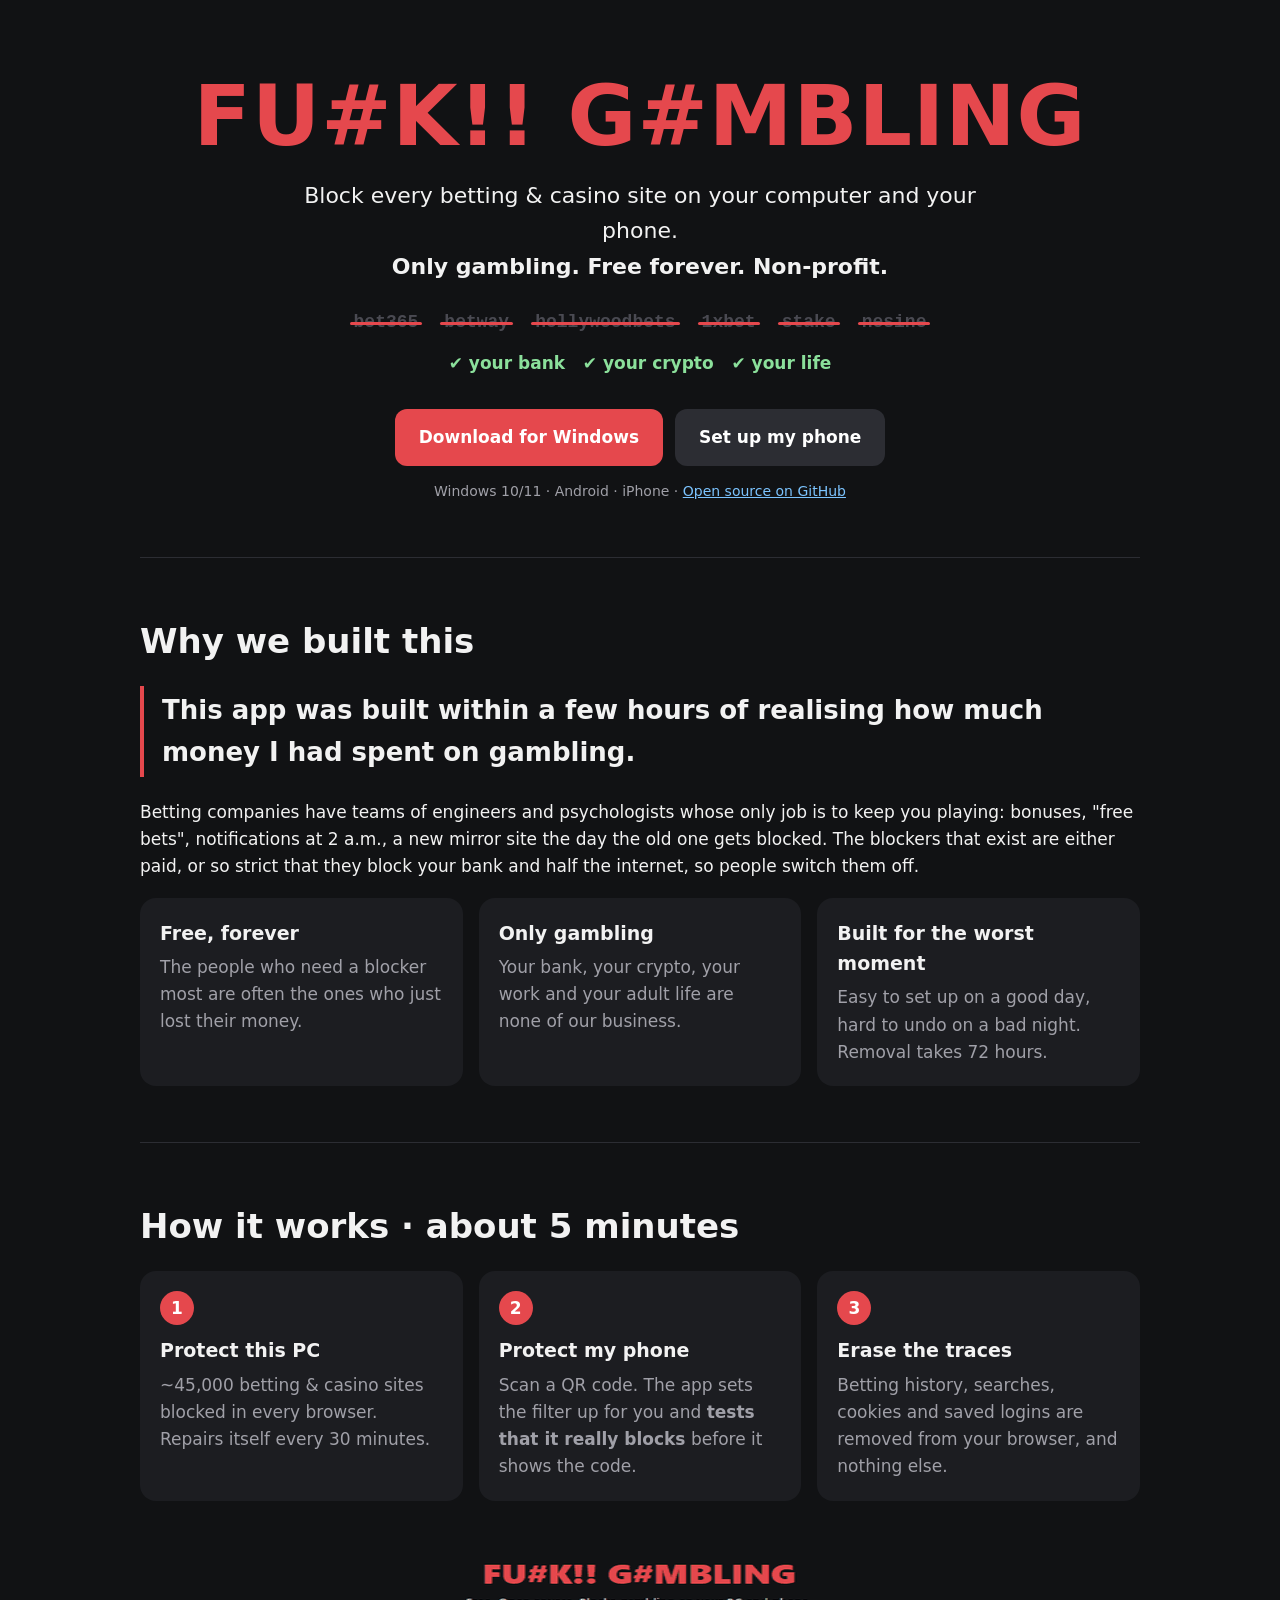
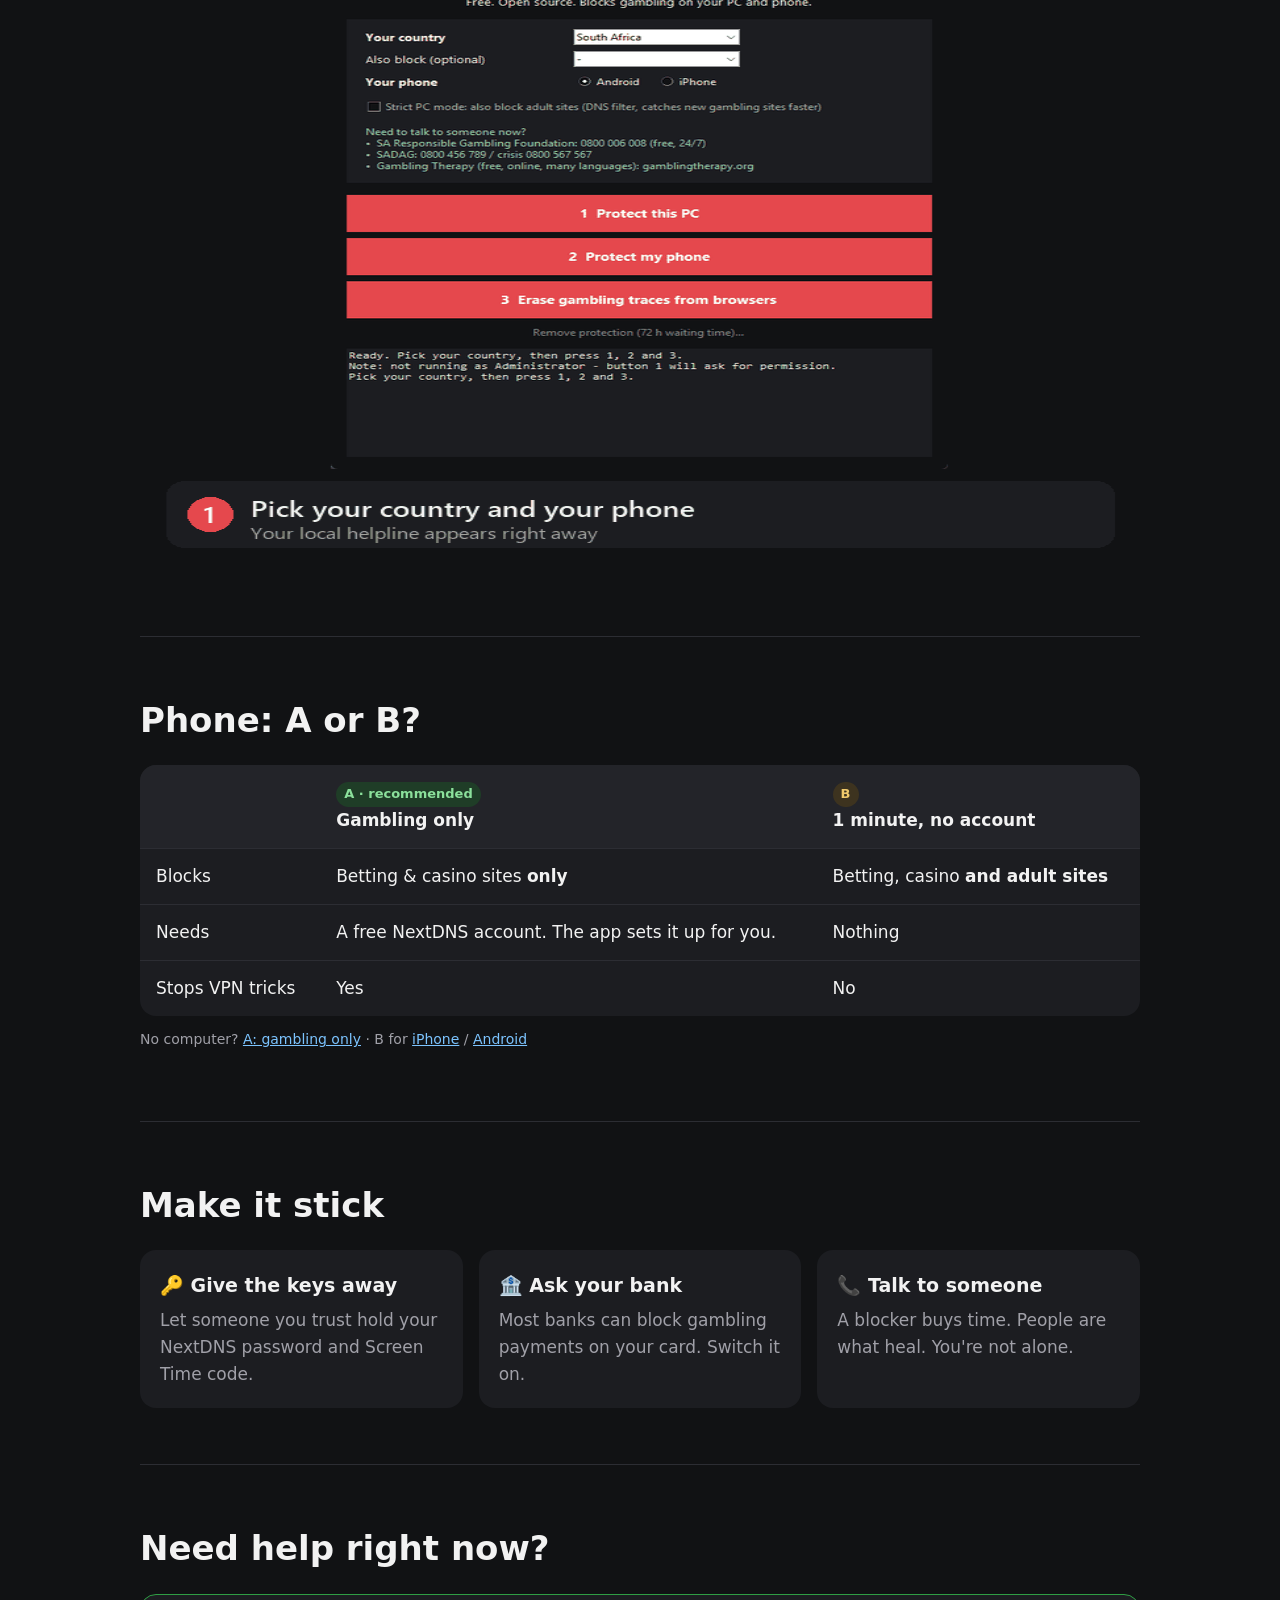
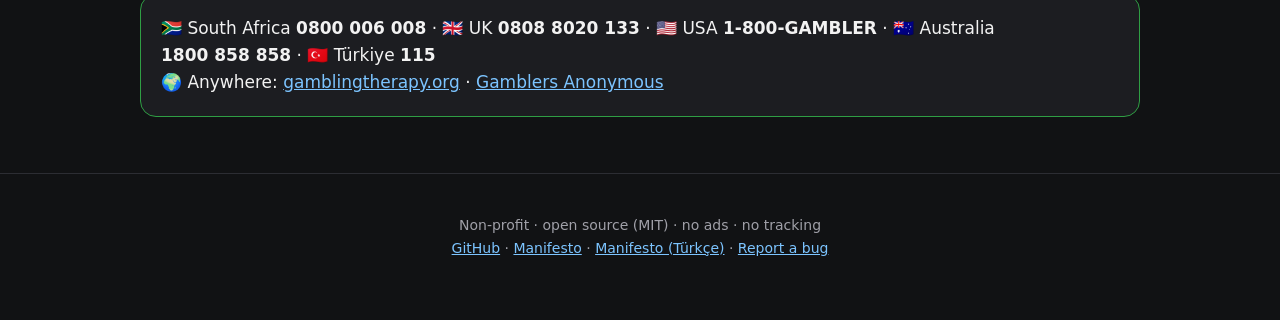
<file: docs/index.html>
<!doctype html>
<html lang="en">
<head>
<meta charset="utf-8">
<meta name="viewport" content="width=device-width, initial-scale=1">
<title>FU#K!! G#MBLING – free gambling blocker</title>
<meta name="description" content="Block every betting and casino site on your computer and phone. Only gambling. Free forever. Non-profit. Open source.">
<meta property="og:title" content="FU#K!! G#MBLING – free gambling blocker">
<meta property="og:description" content="Only gambling is blocked. Free forever. Non-profit. Windows, Android, iPhone.">
<link rel="icon" href="img/icon.png">
<style>
  :root {
    --red:#e5484d; --red-d:#c13b40; --bg:#111214; --card:#1c1d21; --line:#2c2d33;
    --fg:#f2f2f2; --muted:#a0a0a8; --green:#8be09b;
    --ease-out: cubic-bezier(0.23, 1, 0.32, 1);
  }
  * { box-sizing:border-box; }
  html { scroll-behavior:smooth; }
  body { margin:0; background:var(--bg); color:var(--fg); font:17px/1.6 system-ui,-apple-system,"Segoe UI",Roboto,sans-serif; }
  a { color:#7cc4ff; }
  .wrap { max-width:1040px; margin:0 auto; padding:0 20px; }

  /* ---------- hero ---------- */
  .hero { text-align:center; padding:72px 0 40px; }
  .hero h1 { font:900 clamp(40px, 9vw, 84px)/1.05 "Segoe UI Black","Segoe UI",system-ui,sans-serif; color:var(--red); margin:0; letter-spacing:1px; }
  .hero .lead { font-size:clamp(18px, 2.6vw, 22px); color:var(--fg); margin:18px auto 6px; max-width:720px; }
  .sites { display:flex; flex-wrap:wrap; justify-content:center; gap:10px 26px; margin:28px 0 8px; font:600 18px ui-monospace,Consolas,monospace; color:#8b8b94; }
  .site { position:relative; }
  .site::after { content:""; position:absolute; left:-4px; right:-4px; top:52%; height:3px; border-radius:2px; background:var(--red);
                 transform:scaleX(0); transform-origin:left center; }
  .ok { color:var(--green); font-weight:600; margin:18px 0 0; }
  .cta { display:flex; gap:12px; justify-content:center; flex-wrap:wrap; margin:32px 0 6px; }
  .btn { display:inline-block; padding:15px 24px; border-radius:12px; font-weight:700; font-size:17px; text-decoration:none; color:#fff; background:var(--red);
         transition:transform 160ms var(--ease-out), background-color 160ms ease; }
  .btn.alt { background:#2c2d33; }
  .btn:active { transform:scale(0.97); }
  .small { color:var(--muted); font-size:14px; }

  /* hero entrance: stagger, played once on load */
  .enter { opacity:0; animation:rise 700ms var(--ease-out) forwards; }
  .hero h1.enter { animation-delay:80ms; }
  .hero .lead.enter { animation-delay:200ms; }
  .site.enter { animation:rise 600ms var(--ease-out) forwards, dim 400ms var(--ease-out) forwards; }
  .site:nth-child(1) { animation-delay:300ms, 1000ms; } .site:nth-child(1)::after { animation:cross 420ms var(--ease-out) 1000ms forwards; }
  .site:nth-child(2) { animation-delay:350ms, 1180ms; } .site:nth-child(2)::after { animation:cross 420ms var(--ease-out) 1180ms forwards; }
  .site:nth-child(3) { animation-delay:400ms, 1360ms; } .site:nth-child(3)::after { animation:cross 420ms var(--ease-out) 1360ms forwards; }
  .site:nth-child(4) { animation-delay:450ms, 1540ms; } .site:nth-child(4)::after { animation:cross 420ms var(--ease-out) 1540ms forwards; }
  .site:nth-child(5) { animation-delay:500ms, 1720ms; } .site:nth-child(5)::after { animation:cross 420ms var(--ease-out) 1720ms forwards; }
  .site:nth-child(6) { animation-delay:550ms, 1900ms; } .site:nth-child(6)::after { animation:cross 420ms var(--ease-out) 1900ms forwards; }
  .ok.enter { animation-delay:2150ms; }
  .cta.enter { animation-delay:2300ms; }
  @keyframes rise { from { opacity:0; transform:translateY(14px); } to { opacity:1; transform:none; } }
  @keyframes cross { to { transform:scaleX(1); } }
  @keyframes dim { to { color:#4a4a52; } }

  /* ---------- sections ---------- */
  section { padding:56px 0; border-top:1px solid var(--line); }
  h2 { font-size:clamp(26px, 4vw, 34px); margin:0 0 18px; }
  .quote { font-size:clamp(20px, 3vw, 26px); font-weight:700; border-left:4px solid var(--red); padding:4px 0 4px 18px; margin:0 0 22px; }
  .grid { display:grid; grid-template-columns:repeat(auto-fit, minmax(240px, 1fr)); gap:16px; }
  .card { background:var(--card); border-radius:16px; padding:20px; }
  .card h3 { margin:0 0 6px; font-size:19px; }
  .card p { margin:0; color:var(--muted); }
  .num { display:inline-grid; place-items:center; width:34px; height:34px; border-radius:50%; background:var(--red); color:#fff; font-weight:800; margin-bottom:10px; }
  .shot { width:100%; border-radius:14px; display:block; }
  table { width:100%; border-collapse:collapse; background:var(--card); border-radius:16px; overflow:hidden; }
  th, td { text-align:left; padding:14px 16px; border-bottom:1px solid var(--line); vertical-align:top; }
  th { background:#232429; }
  tr:last-child td { border-bottom:0; }
  .tag { display:inline-block; font-size:13px; font-weight:700; padding:2px 8px; border-radius:999px; }
  .tag.g { background:#1f3d27; color:var(--green); } .tag.y { background:#3d331f; color:#f0c96b; }
  .help { border:1px solid #2f9e44; }
  .help b { white-space:nowrap; }
  footer { padding:40px 0 60px; text-align:center; color:var(--muted); font-size:14px; border-top:1px solid var(--line); }

  /* scroll reveal: only when JS is on, so content never stays hidden */
  .js .reveal { opacity:0; transform:translateY(16px); transition:opacity 600ms var(--ease-out), transform 600ms var(--ease-out); }
  .js .reveal.seen { opacity:1; transform:none; }
  .js .grid .reveal:nth-child(2) { transition-delay:60ms; }
  .js .grid .reveal:nth-child(3) { transition-delay:120ms; }

  @media (hover:hover) and (pointer:fine) {
    .btn:hover { transform:translateY(-2px); background:var(--red-d); }
    .btn.alt:hover { background:#383a41; }
  }

  @media (prefers-reduced-motion: reduce) {
    html { scroll-behavior:auto; }
    .enter, .site.enter { animation:fade 300ms ease forwards; }
    .site { color:#4a4a52; }
    .site::after { transform:none; animation:none !important; }
    .js .reveal { transform:none; transition:opacity 300ms ease; }
    .btn, .btn:hover, .btn:active { transform:none; }
    @keyframes fade { from { opacity:0; } to { opacity:1; } }
  }
</style>
</head>
<body>
<script>document.documentElement.classList.add('js');</script>

<header class="hero wrap">
  <h1 class="enter">FU#K!! G#MBLING</h1>
  <p class="lead enter">Block every betting &amp; casino site on your computer and your phone.<br><b>Only gambling. Free forever. Non-profit.</b></p>
  <div class="sites" aria-label="Examples of blocked sites">
    <span class="site enter">bet365</span><span class="site enter">betway</span><span class="site enter">hollywoodbets</span>
    <span class="site enter">1xbet</span><span class="site enter">stake</span><span class="site enter">nesine</span>
  </div>
  <p class="ok enter">✔ your bank &nbsp; ✔ your crypto &nbsp; ✔ your life</p>
  <div class="cta enter">
    <a class="btn" href="https://github.com/Dengeninoglu/fuck-gambling/releases/latest/download/FuckGambling.exe">Download for Windows</a>
    <a class="btn alt" href="a/">Set up my phone</a>
  </div>
  <p class="small enter" style="animation-delay:2400ms">Windows 10/11 · Android · iPhone · <a href="https://github.com/Dengeninoglu/fuck-gambling">Open source on GitHub</a></p>
</header>

<main class="wrap">
  <section id="why">
    <h2 class="reveal">Why we built this</h2>
    <p class="quote reveal">This app was built within a few hours of realising how much money I had spent on gambling.</p>
    <p class="reveal">Betting companies have teams of engineers and psychologists whose only job is to keep you playing: bonuses, "free bets", notifications at 2 a.m., a new mirror site the day the old one gets blocked. The blockers that exist are either paid, or so strict that they block your bank and half the internet, so people switch them off.</p>
    <div class="grid">
      <div class="card reveal"><h3>Free, forever</h3><p>The people who need a blocker most are often the ones who just lost their money.</p></div>
      <div class="card reveal"><h3>Only gambling</h3><p>Your bank, your crypto, your work and your adult life are none of our business.</p></div>
      <div class="card reveal"><h3>Built for the worst moment</h3><p>Easy to set up on a good day, hard to undo on a bad night. Removal takes 72 hours.</p></div>
    </div>
  </section>

  <section id="how">
    <h2 class="reveal">How it works · about 5 minutes</h2>
    <div class="grid">
      <div class="card reveal"><span class="num">1</span><h3>Protect this PC</h3><p>~45,000 betting &amp; casino sites blocked in every browser. Repairs itself every 30 minutes.</p></div>
      <div class="card reveal"><span class="num">2</span><h3>Protect my phone</h3><p>Scan a QR code. The app sets the filter up for you and <b>tests that it really blocks</b> before it shows the code.</p></div>
      <div class="card reveal"><span class="num">3</span><h3>Erase the traces</h3><p>Betting history, searches, cookies and saved logins are removed from your browser, and nothing else.</p></div>
    </div>
    <p class="reveal" style="margin-top:22px"><img class="shot" src="img/demo.gif" alt="The app: pick your country, set up your phone, scan the QR code" loading="lazy" width="760" height="640"></p>
  </section>

  <section id="phone">
    <h2 class="reveal">Phone: A or B?</h2>
    <div class="reveal">
      <table>
        <tr><th></th><th><span class="tag g">A · recommended</span><br>Gambling only</th><th><span class="tag y">B</span><br>1 minute, no account</th></tr>
        <tr><td>Blocks</td><td>Betting &amp; casino sites <b>only</b></td><td>Betting, casino <b>and adult sites</b></td></tr>
        <tr><td>Needs</td><td>A free NextDNS account. The app sets it up for you.</td><td>Nothing</td></tr>
        <tr><td>Stops VPN tricks</td><td>Yes</td><td>No</td></tr>
      </table>
    </div>
    <p class="reveal small" style="margin-top:12px">No computer? <a href="a/">A: gambling only</a> · B for <a href="FuckGambling.mobileconfig">iPhone</a> / <a href="android/#b">Android</a></p>
  </section>

  <section id="stick">
    <h2 class="reveal">Make it stick</h2>
    <div class="grid">
      <div class="card reveal"><h3>🔑 Give the keys away</h3><p>Let someone you trust hold your NextDNS password and Screen Time code.</p></div>
      <div class="card reveal"><h3>🏦 Ask your bank</h3><p>Most banks can block gambling payments on your card. Switch it on.</p></div>
      <div class="card reveal"><h3>📞 Talk to someone</h3><p>A blocker buys time. People are what heal. You're not alone.</p></div>
    </div>
  </section>

  <section id="help">
    <h2 class="reveal">Need help right now?</h2>
    <div class="card help reveal">
      <p style="margin:0;color:var(--fg)">🇿🇦 South Africa <b>0800 006 008</b> · 🇬🇧 UK <b>0808 8020 133</b> · 🇺🇸 USA <b>1-800-GAMBLER</b> · 🇦🇺 Australia <b>1800 858 858</b> · 🇹🇷 Türkiye <b>115</b><br>
      🌍 Anywhere: <a href="https://www.gamblingtherapy.org">gamblingtherapy.org</a> · <a href="https://www.gamblersanonymous.org">Gamblers Anonymous</a></p>
    </div>
  </section>
</main>

<footer>
  <div class="wrap">
    Non-profit · open source (MIT) · no ads · no tracking<br>
    <a href="https://github.com/Dengeninoglu/fuck-gambling">GitHub</a> · <a href="https://github.com/Dengeninoglu/fuck-gambling/blob/main/MANIFESTO.md">Manifesto</a> · <a href="https://github.com/Dengeninoglu/fuck-gambling/blob/main/MANIFESTO.tr.md">Manifesto (Türkçe)</a> · <a href="https://github.com/Dengeninoglu/fuck-gambling/issues">Report a bug</a>
  </div>
</footer>

<script>
  (function () {
    // Reveal anything that has reached (or been scrolled past) the lower part of the screen.
    // Checking position on scroll, not only intersection, means a fast fling or an #anchor jump
    // can never leave content hidden.
    var pending = Array.prototype.slice.call(document.querySelectorAll('.reveal'));
    var queued = false;
    function check() {
      queued = false;
      var limit = window.innerHeight * 0.92;
      pending = pending.filter(function (el) {
        if (el.getBoundingClientRect().top < limit) { el.classList.add('seen'); return false; }
        return true;
      });
      if (!pending.length) {
        window.removeEventListener('scroll', onScroll);
        window.removeEventListener('resize', onScroll);
      }
    }
    function onScroll() { if (!queued) { queued = true; requestAnimationFrame(check); } }
    window.addEventListener('scroll', onScroll, { passive: true });
    window.addEventListener('resize', onScroll);
    window.addEventListener('load', check);
    check();
    // safety net: never keep content hidden for long
    setTimeout(function () { pending.forEach(function (el) { el.classList.add('seen'); }); }, 6000);
  })();
</script>
</body>
</html>
</file>
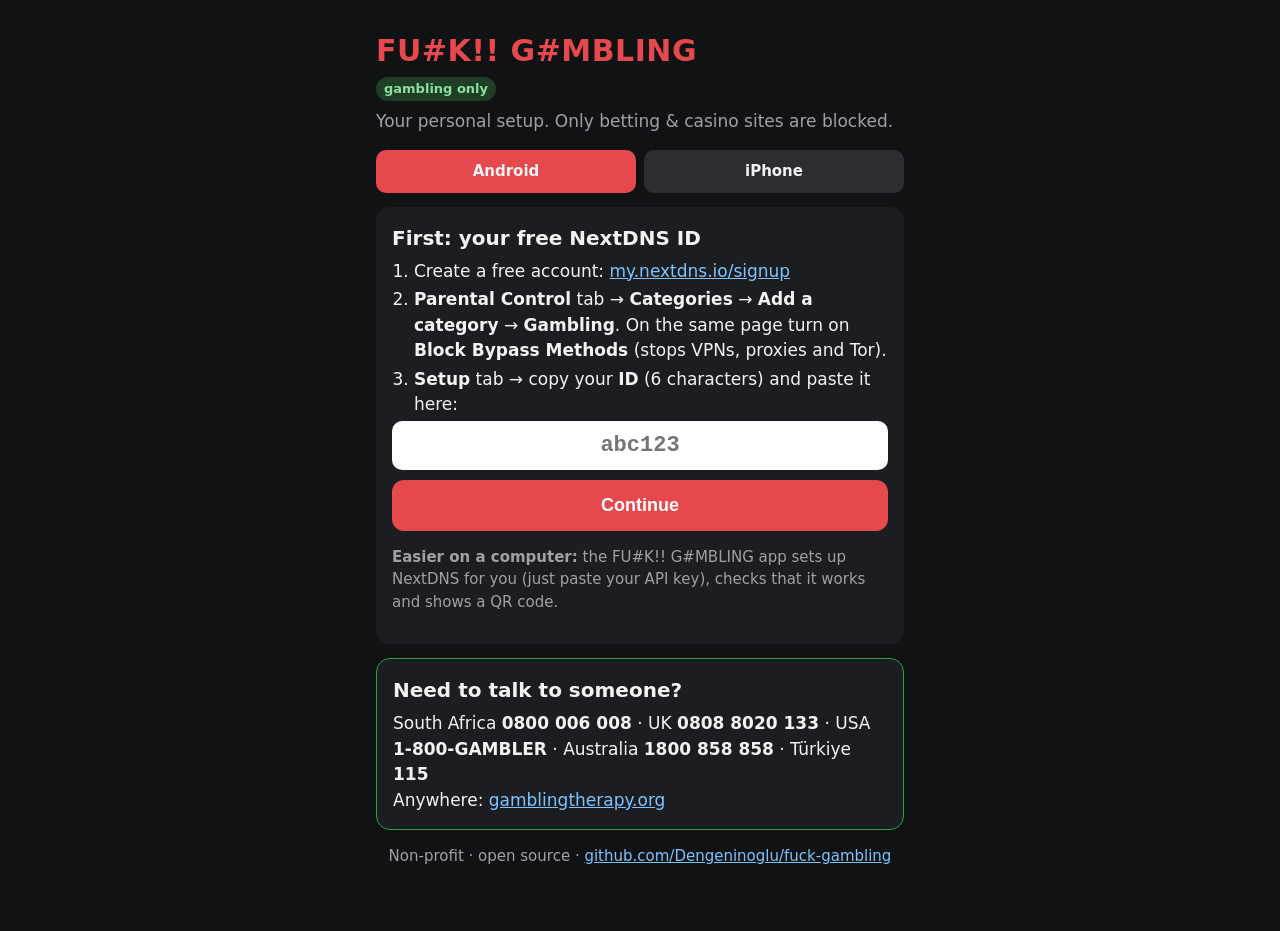
<file: docs/a/index.html>
<!doctype html>
<html lang="en">
<head>
<meta charset="utf-8">
<meta name="viewport" content="width=device-width, initial-scale=1">
<title>FU#K!! G#MBLING – gambling only</title>
<link rel="stylesheet" href="../style.css">
<style>
  input { width:100%; font:700 22px ui-monospace,Consolas,monospace; padding:12px; border-radius:10px; border:0; text-align:center; text-transform:lowercase; }
  .hide { display:none; }
  .big { font-size:19px; }
</style>
</head>
<body>
<main>
  <h1>FU#K!! G#MBLING</h1>
  <p class="sub"><span class="tag g">gambling only</span><br>Your personal setup. Only betting &amp; casino sites are blocked.</p>
  <div class="tabs"><a id="tA" href="#">Android</a><a id="tI" href="#">iPhone</a></div>

  <!-- no ID yet -->
  <div class="card hide" id="noid">
    <h2>First: your free NextDNS ID</h2>
    <ol>
      <li>Create a free account: <a href="https://my.nextdns.io/signup" rel="noopener">my.nextdns.io/signup</a></li>
      <li><b>Parental Control</b> tab → <b>Categories</b> → <b>Add a category</b> → <b>Gambling</b>. On the same page turn on <b>Block Bypass Methods</b> (stops VPNs, proxies and Tor).</li>
      <li><b>Setup</b> tab → copy your <b>ID</b> (6 characters) and paste it here:</li>
    </ol>
    <input id="idin" maxlength="6" placeholder="abc123" autocomplete="off" autocapitalize="off" spellcheck="false">
    <button id="go">Continue</button>
    <p class="muted"><b>Easier on a computer:</b> the FU#K!! G#MBLING app sets up NextDNS for you (just paste your API key), checks that it works and shows a QR code.</p>
  </div>

  <!-- Android -->
  <div class="card hide" id="android">
    <h2><span class="n">1</span>Copy</h2>
    <div class="host" id="host"></div>
    <button id="copy">Copy</button>
    <h2 style="margin-top:16px"><span class="n">2</span>Paste into Private DNS</h2>
    <p style="margin:0">Phone <b>Settings</b> → search <b>Private DNS</b> → <b>Private DNS provider hostname</b> → long-press → <b>Paste</b> → <b>Save</b>. Done.</p>
    <details><summary>Can't find Private DNS?</summary><ol>
      <li><b>Samsung:</b> Settings → Connections → More connection settings → Private DNS</li>
      <li><b>Pixel / Motorola / Nokia:</b> Settings → Network &amp; internet → Private DNS</li>
      <li><b>Xiaomi / Redmi / POCO:</b> Settings → Connection &amp; sharing → Private DNS</li>
      <li><b>Huawei / Honor:</b> Settings → Mobile network → Private DNS / Encrypted DNS</li>
      <li><b>Oppo / Realme / OnePlus:</b> Settings → Connection &amp; sharing → Private DNS</li>
    </ol></details>
  </div>

  <!-- iPhone -->
  <div class="card hide" id="iphone">
    <h2><span class="n">1</span>Install</h2>
    <a class="btn" id="dl" download="FuckGambling-gambling-only.mobileconfig">Install profile</a>
    <p class="muted" style="margin:6px 0 0">Open this page in <b>Safari</b>. Tap <b>Allow</b> → <b>Close</b>.</p>
    <h2 style="margin-top:16px"><span class="n">2</span>Turn it on</h2>
    <ol>
      <li><b>Settings</b> → <b>Profile Downloaded</b> → <b>Install</b> → passcode → <b>Install</b></li>
      <li>Settings → General → VPN, DNS &amp; Device Management → <b>DNS</b> → select <b>FU#K!! G#MBLING</b></li>
    </ol>
    <details><summary>The Install button doesn't work?</summary><ol>
      <li>Install the free <a href="https://apps.apple.com/app/nextdns/id1463342498" rel="noopener">NextDNS app</a></li>
      <li>Open it → Settings → Configuration ID → paste: <b id="idshow"></b> <button id="copyid" style="width:auto;padding:6px 12px;font-size:15px;display:inline;margin:0 0 0 6px">Copy</button></li>
      <li>Turn NextDNS <b>on</b></li>
    </ol></details>
    <p class="muted">Also turn <b>off</b> Settings → [your name] → iCloud → <b>Private Relay</b>.</p>
  </div>

  <div class="card hide" id="after">
    <h2>Test &amp; make it stick</h2>
    <p style="margin:0 0 6px">This should <b>not</b> open any more: <a href="https://www.bet365.com" rel="nofollow noopener">bet365.com</a></p>
    <p class="muted" style="margin:0">Check that NextDNS → Parental Control → <b>Block Bypass Methods</b> is on (stops VPN apps). Give your NextDNS password (and on iPhone your Screen Time code) to someone you trust. Banking and everything else keeps working.</p>
  </div>

  <div class="card help">
    <h2>Need to talk to someone?</h2>
    <p style="margin:0">South Africa <b>0800 006 008</b> · UK <b>0808 8020 133</b> · USA <b>1-800-GAMBLER</b> · Australia <b>1800 858 858</b> · Türkiye <b>115</b><br>
    Anywhere: <a href="https://www.gamblingtherapy.org">gamblingtherapy.org</a></p>
  </div>
  <p class="muted" style="text-align:center">Non-profit · open source · <a href="https://github.com/Dengeninoglu/fuck-gambling">github.com/Dengeninoglu/fuck-gambling</a></p>
</main>
<script>
(function () {
  const q = new URLSearchParams(location.search);
  let id = (q.get('id') || '').toLowerCase().trim();
  let p = q.get('p') || (/iphone|ipad|ipod|macintosh/i.test(navigator.userAgent) && 'ontouchend' in document ? 'iphone' : /android/i.test(navigator.userAgent) ? 'android' : 'android');
  const valid = s => /^[0-9a-f]{6}$/.test(s);
  const $ = s => document.getElementById(s);
  const go = (newId, newP) => { const u = new URL(location.href); if (newId) u.searchParams.set('id', newId); u.searchParams.set('p', newP || p); location.href = u.toString(); };
  $('tA').onclick = e => { e.preventDefault(); go(valid(id) ? id : '', 'android'); };
  $('tI').onclick = e => { e.preventDefault(); go(valid(id) ? id : '', 'iphone'); };
  (p === 'iphone' ? $('tI') : $('tA')).classList.add('on');

  if (!valid(id)) {
    $('noid').classList.remove('hide');
    $('go').onclick = () => { const v = $('idin').value.toLowerCase().trim(); if (valid(v)) go(v); else $('idin').style.outline = '3px solid #e5484d'; };
    return;
  }
  $('after').classList.remove('hide');
  const copy = async (text, btn, label) => {
    try { await navigator.clipboard.writeText(text); } catch (e) {}
    btn.textContent = label; btn.classList.add('ok');
  };
  if (p === 'iphone') {
    $('iphone').classList.remove('hide');
    $('idshow').textContent = id;
    $('copyid').onclick = () => copy(id, $('copyid'), 'Copied ✓');
    const uuid = () => ([1e7]+-1e3+-4e3+-8e3+-1e11).replace(/[018]/g, c => (c ^ crypto.getRandomValues(new Uint8Array(1))[0] & 15 >> c / 4).toString(16)).toUpperCase();
    const xml = `<?xml version="1.0" encoding="UTF-8"?>
<!DOCTYPE plist PUBLIC "-//Apple//DTD PLIST 1.0//EN" "http://www.apple.com/DTDs/PropertyList-1.0.dtd">
<plist version="1.0"><dict>
<key>PayloadContent</key><array><dict>
<key>DNSSettings</key><dict><key>DNSProtocol</key><string>HTTPS</string><key>ServerURL</key><string>https://dns.nextdns.io/${id}</string></dict>
<key>PayloadDisplayName</key><string>FU#K!! G#MBLING (gambling only)</string>
<key>PayloadIdentifier</key><string>org.fuckgambling.nextdns.${id}.dns</string>
<key>PayloadType</key><string>com.apple.dnsSettings.managed</string>
<key>PayloadUUID</key><string>${uuid()}</string><key>PayloadVersion</key><integer>1</integer>
</dict></array>
<key>PayloadDescription</key><string>Blocks gambling sites only (NextDNS profile ${id}).</string>
<key>PayloadDisplayName</key><string>FU#K!! G#MBLING</string>
<key>PayloadIdentifier</key><string>org.fuckgambling.nextdns.${id}</string>
<key>PayloadType</key><string>Configuration</string>
<key>PayloadUUID</key><string>${uuid()}</string><key>PayloadVersion</key><integer>1</integer>
</dict></plist>`;
    $('dl').href = 'data:application/x-apple-aspen-config;base64,' + btoa(xml);
  } else {
    $('android').classList.remove('hide');
    const host = id + '.dns.nextdns.io';
    $('host').textContent = host;
    $('copy').onclick = () => copy(host, $('copy'), 'Copied ✓  Now paste it into Private DNS');
  }
})();
</script>
</body>
</html>
</file>
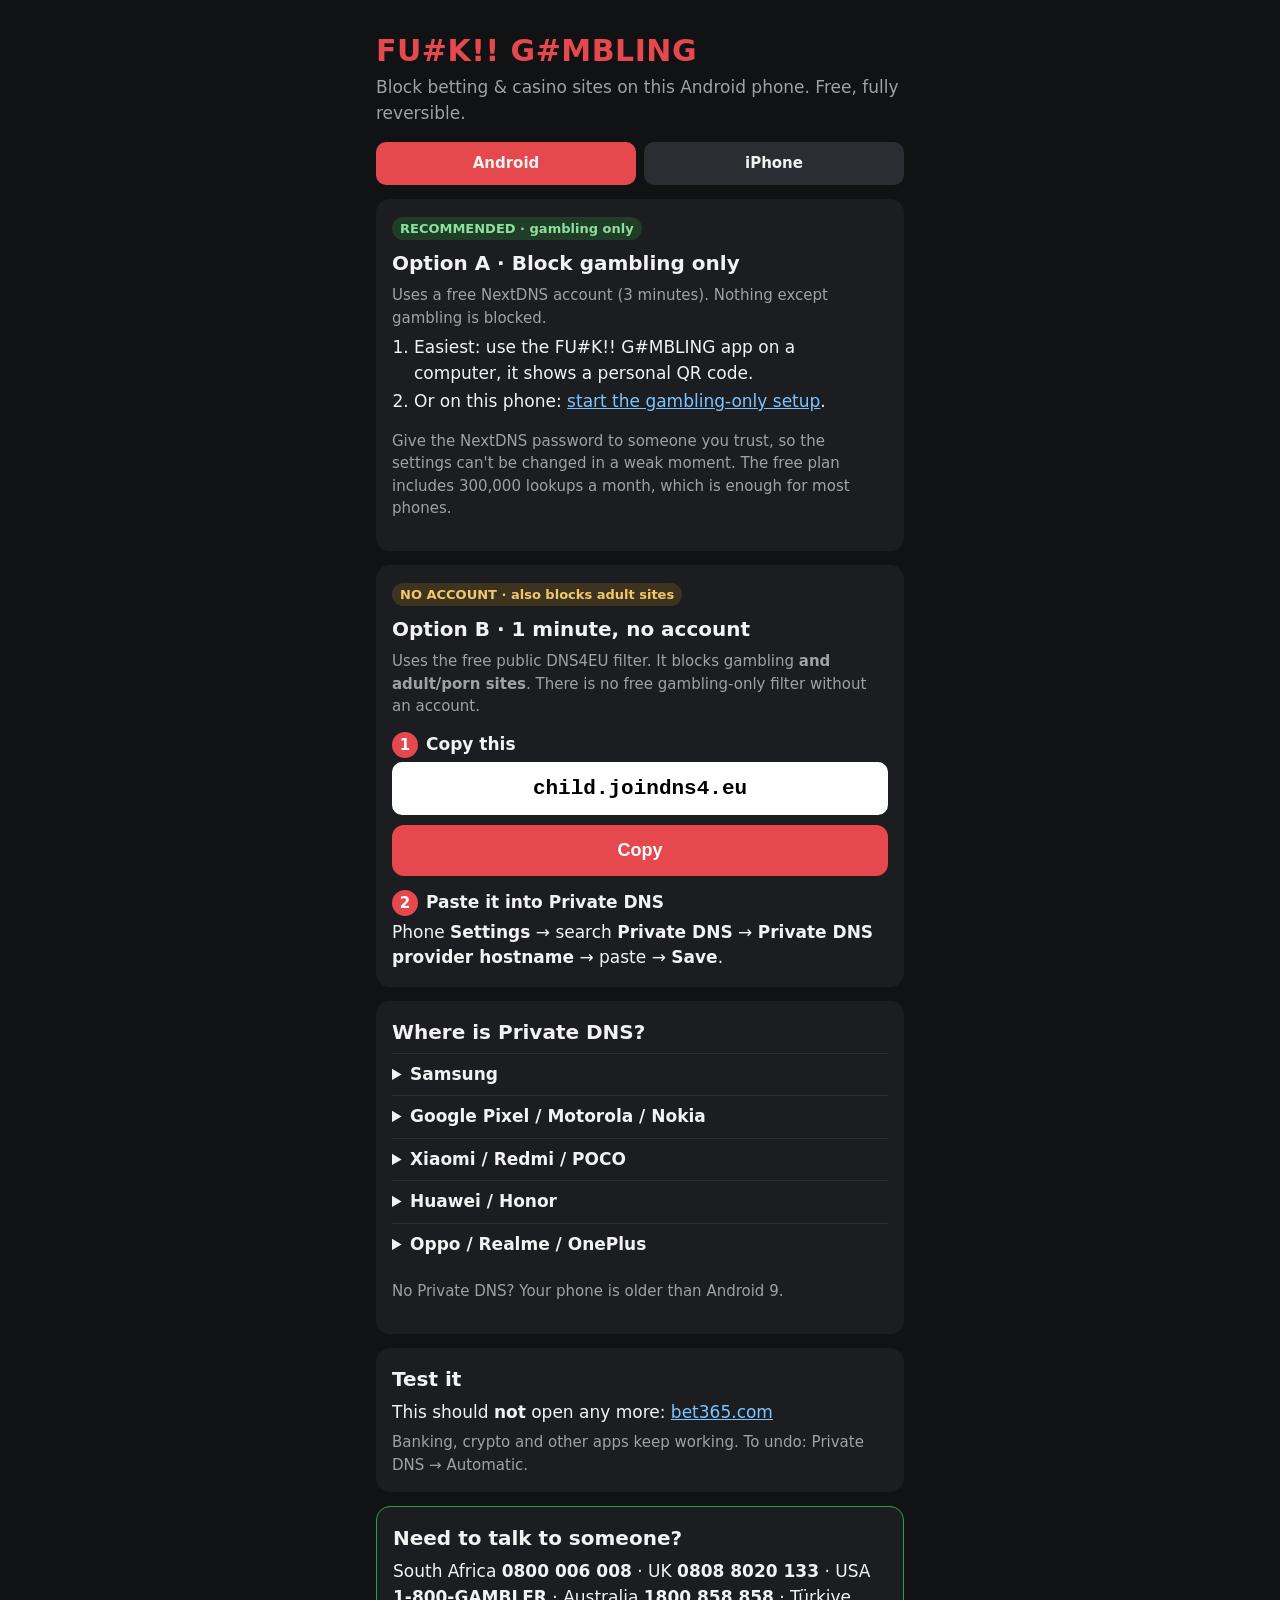
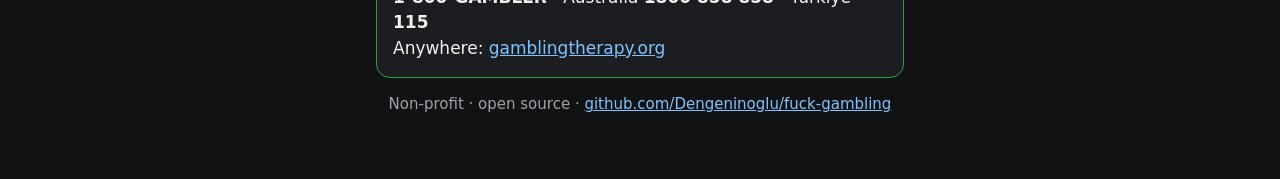
<file: docs/android/index.html>
<!doctype html>
<html lang="en">
<head>
<meta charset="utf-8">
<meta name="viewport" content="width=device-width, initial-scale=1">
<title>FU#K!! G#MBLING – Android</title>
<link rel="stylesheet" href="../style.css">
</head>
<body>
<main>
  <h1>FU#K!! G#MBLING</h1>
  <p class="sub">Block betting &amp; casino sites on this Android phone. Free, fully reversible.</p>
  <div class="tabs"><a class="on" href="./">Android</a><a href="../iphone/">iPhone</a></div>

  <div class="card">
    <span class="tag g">RECOMMENDED · gambling only</span>
    <h2>Option A · Block gambling only</h2>
    <p class="muted" style="margin:0">Uses a free NextDNS account (3 minutes). Nothing except gambling is blocked.</p>
    <ol>
      <li>Easiest: use the FU#K!! G#MBLING app on a computer, it shows a personal QR code.</li>
      <li>Or on this phone: <a href="../a/?p=android">start the gambling-only setup</a>.</li>
    </ol>
    <p class="muted">Give the NextDNS password to someone you trust, so the settings can't be changed in a weak moment. The free plan includes 300,000 lookups a month, which is enough for most phones.</p>
  </div>

  <div class="card" id="b">
    <span class="tag y">NO ACCOUNT · also blocks adult sites</span>
    <h2>Option B · 1 minute, no account</h2>
    <p class="muted" style="margin:0">Uses the free public DNS4EU filter. It blocks gambling <b>and adult/porn sites</b>. There is no free gambling-only filter without an account.</p>
    <h3><span class="n">1</span>Copy this</h3>
    <div class="host" id="host">child.joindns4.eu</div>
    <button id="copy">Copy</button>
    <h3><span class="n">2</span>Paste it into Private DNS</h3>
    <p style="margin:0">Phone <b>Settings</b> → search <b>Private DNS</b> → <b>Private DNS provider hostname</b> → paste → <b>Save</b>.</p>
  </div>

  <div class="card">
    <h2>Where is Private DNS?</h2>
    <details><summary>Samsung</summary><ol><li>Settings → Connections</li><li>More connection settings → Private DNS</li></ol></details>
    <details><summary>Google Pixel / Motorola / Nokia</summary><ol><li>Settings → Network &amp; internet → Private DNS</li></ol></details>
    <details><summary>Xiaomi / Redmi / POCO</summary><ol><li>Settings → Connection &amp; sharing → Private DNS</li></ol></details>
    <details><summary>Huawei / Honor</summary><ol><li>Settings → Mobile network (or More connections) → Private DNS / Encrypted DNS</li></ol></details>
    <details><summary>Oppo / Realme / OnePlus</summary><ol><li>Settings → Connection &amp; sharing (OnePlus: Wi-Fi &amp; network) → Private DNS</li></ol></details>
    <p class="muted">No Private DNS? Your phone is older than Android 9.</p>
  </div>

  <div class="card">
    <h2>Test it</h2>
    <p style="margin:0 0 6px">This should <b>not</b> open any more: <a href="https://www.bet365.com" rel="nofollow noopener">bet365.com</a></p>
    <p class="muted" style="margin:0">Banking, crypto and other apps keep working. To undo: Private DNS → Automatic.</p>
  </div>

  <div class="card help">
    <h2>Need to talk to someone?</h2>
    <p style="margin:0">South Africa <b>0800 006 008</b> · UK <b>0808 8020 133</b> · USA <b>1-800-GAMBLER</b> · Australia <b>1800 858 858</b> · Türkiye <b>115</b><br>
    Anywhere: <a href="https://www.gamblingtherapy.org">gamblingtherapy.org</a></p>
  </div>

  <p class="muted" style="text-align:center">Non-profit · open source · <a href="https://github.com/Dengeninoglu/fuck-gambling">github.com/Dengeninoglu/fuck-gambling</a></p>
</main>
<script>
  const btn = document.getElementById('copy');
  const host = document.getElementById('host').textContent.trim();
  btn.addEventListener('click', async () => {
    try { await navigator.clipboard.writeText(host); }
    catch (e) {
      const r = document.createRange(); r.selectNodeContents(document.getElementById('host'));
      const s = getSelection(); s.removeAllRanges(); s.addRange(r);
      try { document.execCommand('copy'); } catch (_) {}
    }
    btn.textContent = 'Copied ✓  Now paste it into Private DNS';
    btn.classList.add('ok');
  });
</script>
</body>
</html>
</file>
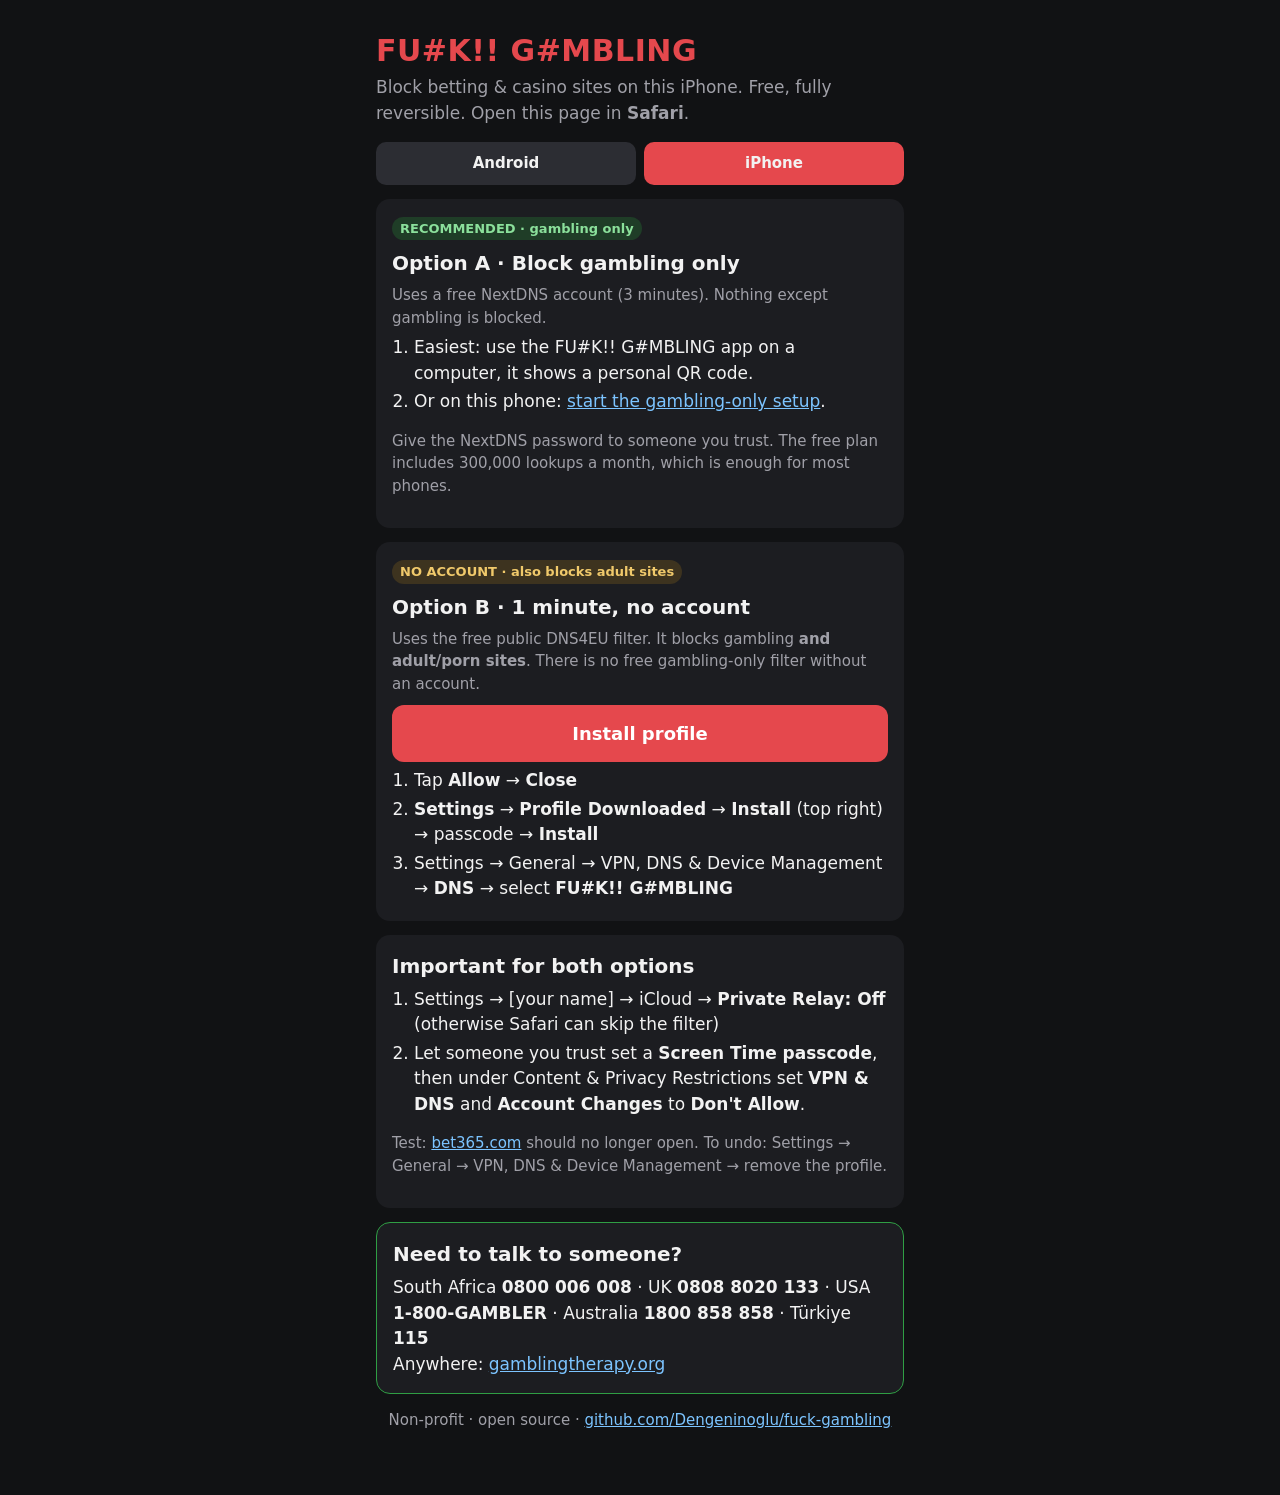
<file: docs/iphone/index.html>
<!doctype html>
<html lang="en">
<head>
<meta charset="utf-8">
<meta name="viewport" content="width=device-width, initial-scale=1">
<title>FU#K!! G#MBLING – iPhone</title>
<link rel="stylesheet" href="../style.css">
</head>
<body>
<main>
  <h1>FU#K!! G#MBLING</h1>
  <p class="sub">Block betting &amp; casino sites on this iPhone. Free, fully reversible. Open this page in <b>Safari</b>.</p>
  <div class="tabs"><a href="../android/">Android</a><a class="on" href="./">iPhone</a></div>

  <div class="card">
    <span class="tag g">RECOMMENDED · gambling only</span>
    <h2>Option A · Block gambling only</h2>
    <p class="muted" style="margin:0">Uses a free NextDNS account (3 minutes). Nothing except gambling is blocked.</p>
    <ol>
      <li>Easiest: use the FU#K!! G#MBLING app on a computer, it shows a personal QR code.</li>
      <li>Or on this phone: <a href="../a/?p=iphone">start the gambling-only setup</a>.</li>
    </ol>
    <p class="muted">Give the NextDNS password to someone you trust. The free plan includes 300,000 lookups a month, which is enough for most phones.</p>
  </div>

  <div class="card">
    <span class="tag y">NO ACCOUNT · also blocks adult sites</span>
    <h2>Option B · 1 minute, no account</h2>
    <p class="muted" style="margin:0">Uses the free public DNS4EU filter. It blocks gambling <b>and adult/porn sites</b>. There is no free gambling-only filter without an account.</p>
    <a class="btn" href="../FuckGambling.mobileconfig">Install profile</a>
    <ol>
      <li>Tap <b>Allow</b> → <b>Close</b></li>
      <li><b>Settings</b> → <b>Profile Downloaded</b> → <b>Install</b> (top right) → passcode → <b>Install</b></li>
      <li>Settings → General → VPN, DNS &amp; Device Management → <b>DNS</b> → select <b>FU#K!! G#MBLING</b></li>
    </ol>
  </div>

  <div class="card">
    <h2>Important for both options</h2>
    <ol>
      <li>Settings → [your name] → iCloud → <b>Private Relay: Off</b> (otherwise Safari can skip the filter)</li>
      <li>Let someone you trust set a <b>Screen Time passcode</b>, then under Content &amp; Privacy Restrictions set <b>VPN &amp; DNS</b> and <b>Account Changes</b> to <b>Don't Allow</b>.</li>
    </ol>
    <p class="muted">Test: <a href="https://www.bet365.com" rel="nofollow noopener">bet365.com</a> should no longer open. To undo: Settings → General → VPN, DNS &amp; Device Management → remove the profile.</p>
  </div>

  <div class="card help">
    <h2>Need to talk to someone?</h2>
    <p style="margin:0">South Africa <b>0800 006 008</b> · UK <b>0808 8020 133</b> · USA <b>1-800-GAMBLER</b> · Australia <b>1800 858 858</b> · Türkiye <b>115</b><br>
    Anywhere: <a href="https://www.gamblingtherapy.org">gamblingtherapy.org</a></p>
  </div>

  <p class="muted" style="text-align:center">Non-profit · open source · <a href="https://github.com/Dengeninoglu/fuck-gambling">github.com/Dengeninoglu/fuck-gambling</a></p>
</main>
</body>
</html>
</file>
<file: docs/style.css>
:root { --red:#e5484d; --bg:#111214; --card:#1c1d21; --fg:#f2f2f2; --muted:#a0a0a8; --green:#2f9e44; }
* { box-sizing:border-box; }
body { margin:0; background:var(--bg); color:var(--fg); font:17px/1.5 system-ui,-apple-system,"Segoe UI",Roboto,sans-serif; }
main { max-width:560px; margin:0 auto; padding:20px 16px 48px; }
h1 { color:var(--red); font-size:30px; margin:8px 0 2px; letter-spacing:.5px; }
.sub { color:var(--muted); margin:0 0 16px; }
.card { background:var(--card); border-radius:14px; padding:16px; margin:14px 0; }
.n { display:inline-block; width:26px; height:26px; border-radius:50%; background:var(--red); color:#fff; text-align:center; font-weight:700; line-height:26px; margin-right:8px; font-size:15px; }
h2 { font-size:20px; margin:0 0 6px; }
h3 { font-size:17px; margin:14px 0 4px; }
.tag { display:inline-block; font-size:13px; font-weight:700; padding:2px 8px; border-radius:999px; margin-bottom:8px; }
.tag.g { background:#1f3d27; color:#8be09b; }
.tag.y { background:#3d331f; color:#f0c96b; }
.host { font:700 21px/1.2 ui-monospace,Consolas,monospace; background:#fff; color:#000; border-radius:10px; padding:14px; text-align:center; user-select:all; word-break:break-all; }
button, .btn { display:block; width:100%; margin-top:10px; padding:15px; font-size:18px; font-weight:700; color:#fff; background:var(--red); border:0; border-radius:12px; cursor:pointer; text-align:center; text-decoration:none; }
.btn.alt { background:#2c2d33; }
button.ok { background:var(--green); }
details { border-top:1px solid #2c2d33; padding:8px 0; }
summary { cursor:pointer; font-weight:600; }
ol { margin:6px 0 0; padding-left:22px; }
li { margin:3px 0; }
a { color:#7cc4ff; }
.muted { color:var(--muted); font-size:15px; }
.help { border:1px solid var(--green); }
.tabs { display:flex; gap:8px; margin:6px 0 0; }
.tabs a { flex:1; text-align:center; padding:10px; border-radius:10px; background:#2c2d33; color:var(--fg); text-decoration:none; font-weight:600; font-size:15px; }
.tabs a.on { background:var(--red); }
</file>
